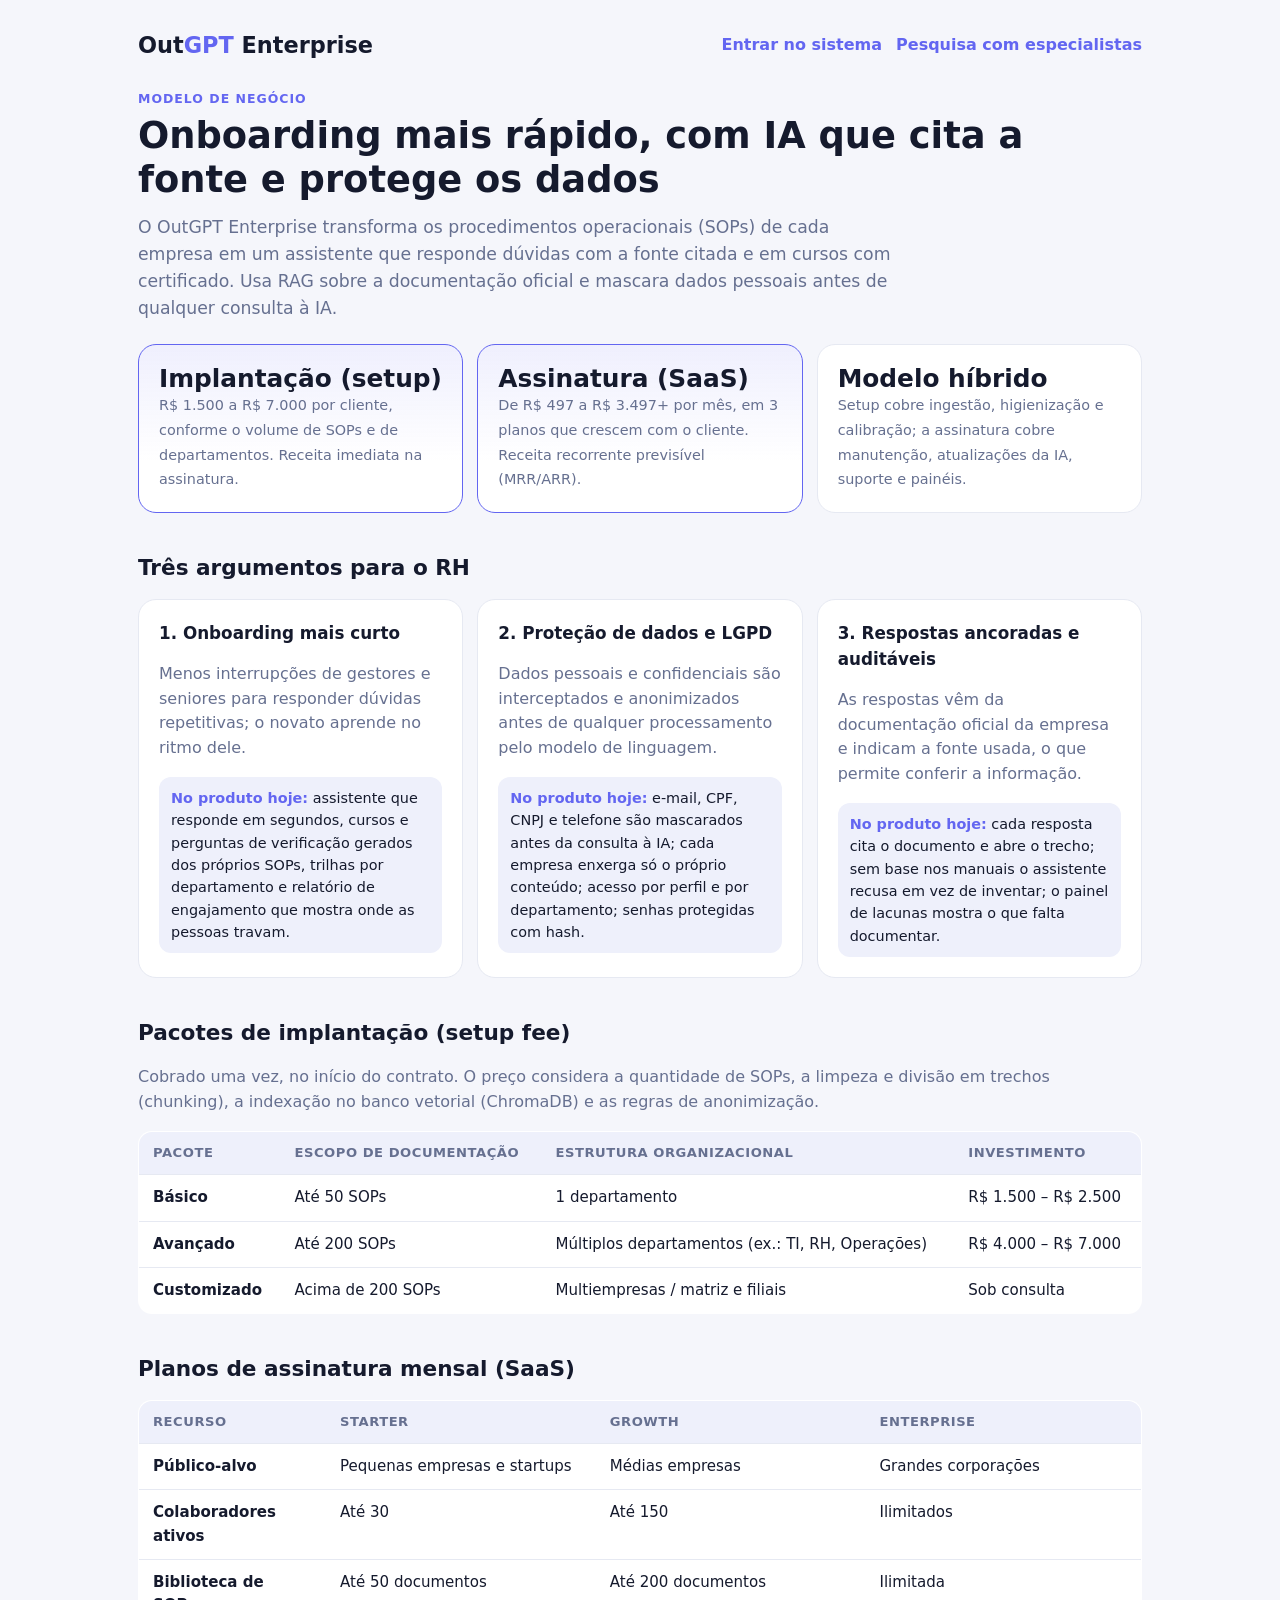
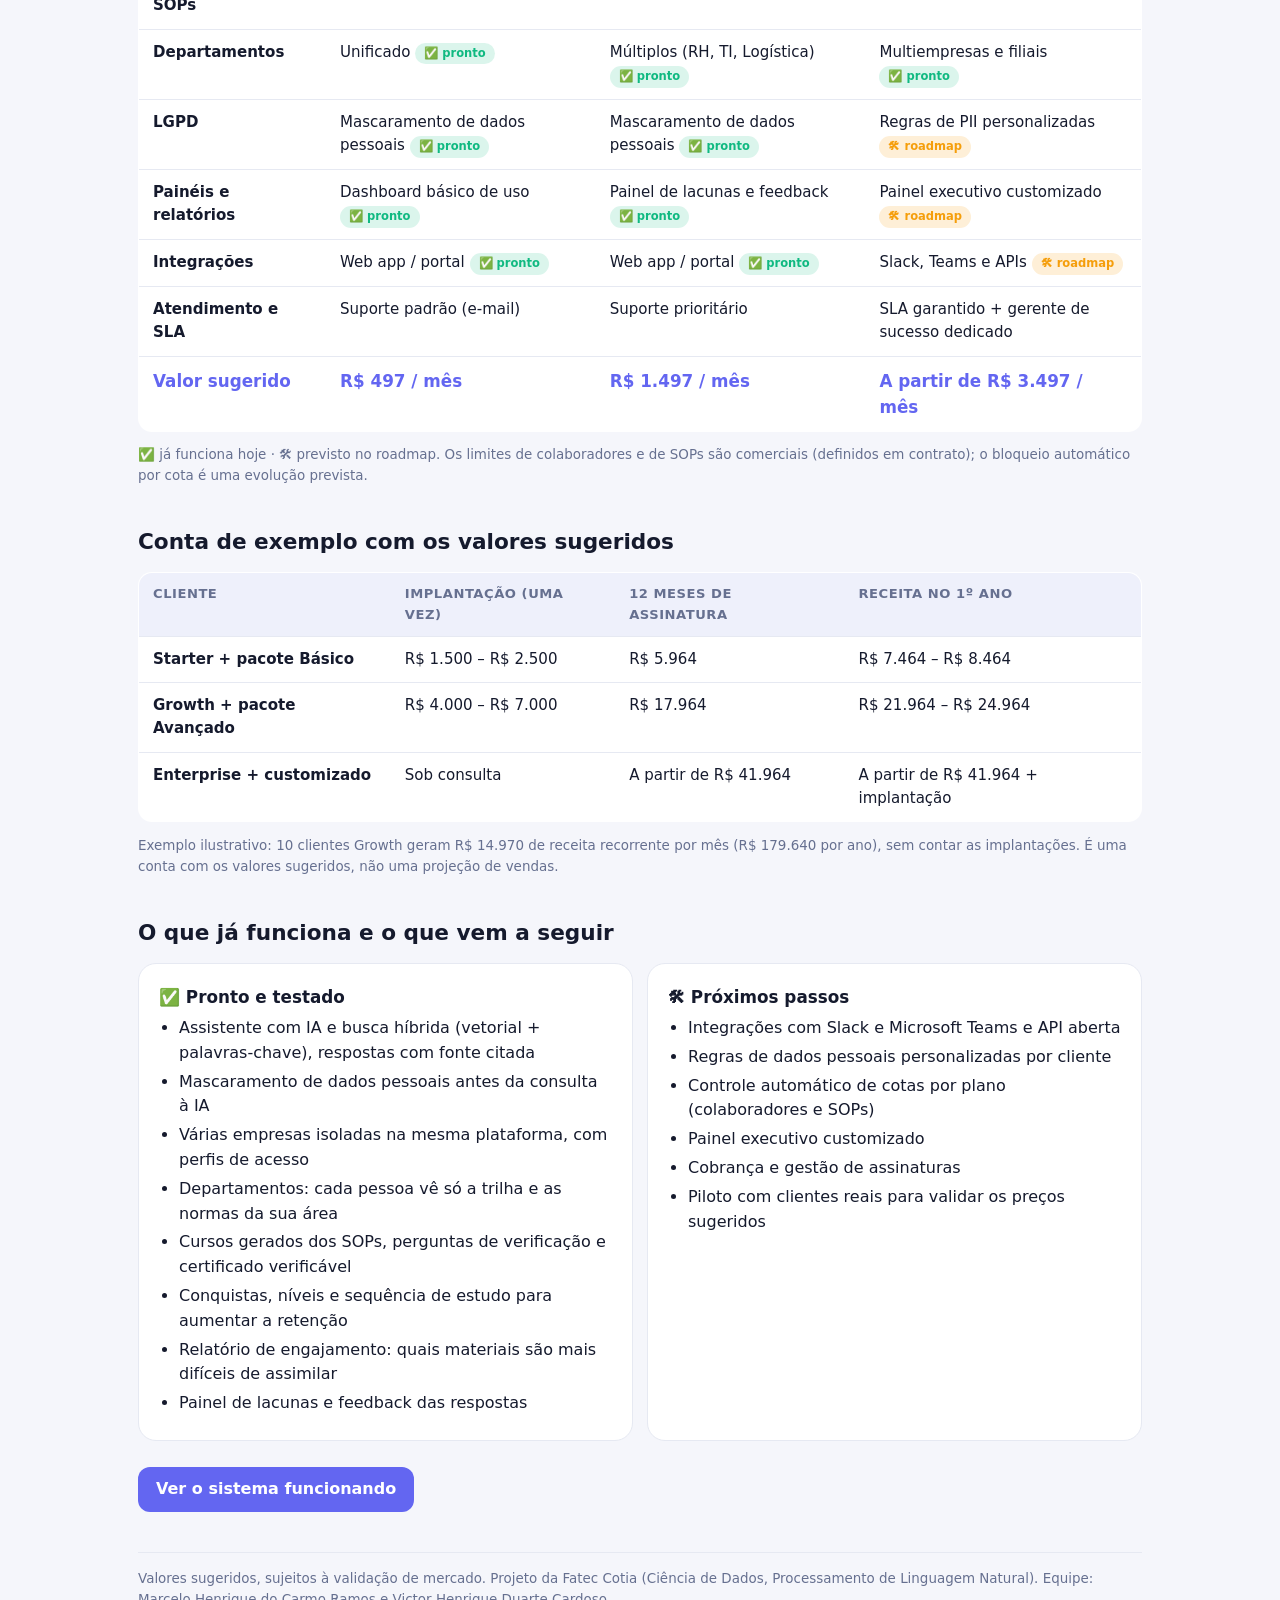
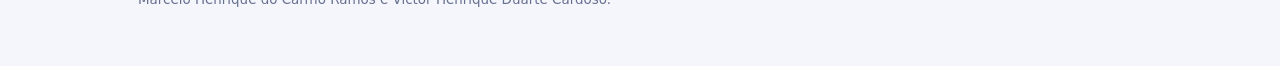
<file: docs/negocio.html>
<!DOCTYPE html>
<html lang="pt-BR">
<head>
  <meta charset="UTF-8">
  <meta name="viewport" content="width=device-width, initial-scale=1">
  <title>OutGPT Enterprise - Modelo de negócio</title>
  <style>
    :root{--bg:#f5f6fb;--card:#fff;--text:#151a2d;--muted:#667090;--line:#e6e9f2;--soft:#eef0fb;--primary:#6366f1;--primary-d:#4f46e5;--ok:#10b981;--warn:#f59e0b}
    @media(prefers-color-scheme:dark){:root{--bg:#0b0e1a;--card:#141929;--text:#eaedf8;--muted:#8e97b5;--line:#242b44;--soft:#1b2140}}
    *{box-sizing:border-box}
    body{margin:0;font-family:Inter,system-ui,"Segoe UI",sans-serif;background:var(--bg);color:var(--text);line-height:1.55}
    .wrap{max-width:1040px;margin:0 auto;padding:28px 18px 56px}
    header{display:flex;justify-content:space-between;align-items:center;gap:12px;flex-wrap:wrap;margin-bottom:26px}
    .logo{font-weight:800;font-size:1.4rem} .logo span{color:var(--primary)}
    nav a{margin-left:14px;color:var(--primary);font-weight:600;text-decoration:none} nav a:hover{text-decoration:underline}
    .eyebrow{color:var(--primary);font-weight:800;letter-spacing:.08em;text-transform:uppercase;font-size:.78rem;margin:0 0 6px}
    h1{font-size:clamp(1.6rem,3.4vw,2.3rem);line-height:1.2;margin:0 0 12px}
    h2{font-size:1.35rem;margin:38px 0 14px} h3{margin:0 0 6px;font-size:1.05rem}
    .lead{font-size:1.08rem;color:var(--muted);max-width:760px;margin:0 0 22px}
    .muted{color:var(--muted)} .small{font-size:.84rem}
    .grid{display:grid;gap:14px;grid-template-columns:repeat(auto-fit,minmax(240px,1fr))}
    .card{background:var(--card);border:1px solid var(--line);border-radius:18px;padding:20px}
    .kpi b{display:block;font-size:1.55rem;line-height:1.15} .kpi span{color:var(--muted);font-size:.9rem}
    .kpi.dest{border-color:var(--primary);background:linear-gradient(180deg,rgba(99,102,241,.10),transparent 70%),var(--card)}
    .hoje{margin:10px 0 0;padding:10px 12px;border-radius:12px;background:var(--soft);font-size:.9rem}
    .hoje b{color:var(--primary)}
    table{width:100%;border-collapse:collapse;background:var(--card);border:1px solid var(--line);border-radius:14px;overflow:hidden;font-size:.94rem}
    th,td{text-align:left;padding:11px 14px;border-bottom:1px solid var(--line);vertical-align:top} th{background:var(--soft);font-size:.82rem;text-transform:uppercase;letter-spacing:.04em;color:var(--muted)}
    tr:last-child td{border-bottom:0} td:first-child{font-weight:600}
    .preco td{font-weight:800;font-size:1.05rem;color:var(--primary)}
    .tag{display:inline-block;padding:2px 9px;border-radius:99px;font-size:.72rem;font-weight:700;white-space:nowrap}
    .tag.ok{background:rgba(16,185,129,.15);color:var(--ok)} .tag.rm{background:rgba(245,158,11,.16);color:var(--warn)}
    .wrap-tab{overflow-x:auto}
    ul.lista{margin:0;padding-left:20px} ul.lista li{margin:4px 0}
    .duas{display:grid;gap:14px;grid-template-columns:1fr 1fr} @media(max-width:760px){.duas{grid-template-columns:1fr}}
    footer{margin-top:40px;color:var(--muted);font-size:.84rem;border-top:1px solid var(--line);padding-top:16px}
    a.btn{display:inline-block;background:var(--primary);color:#fff;font-weight:700;text-decoration:none;border-radius:12px;padding:10px 18px}
    @media print{body{background:#fff;color:#000}nav{display:none}.card,table{break-inside:avoid;box-shadow:none}}
  </style>
</head>
<body>
<div class="wrap">
  <header>
    <div class="logo">Out<span>GPT</span> Enterprise</div>
    <nav><a href="/">Entrar no sistema</a><a href="pesquisa.html">Pesquisa com especialistas</a></nav>
  </header>

  <p class="eyebrow">Modelo de negócio</p>
  <h1>Onboarding mais rápido, com IA que cita a fonte e protege os dados</h1>
  <p class="lead">O OutGPT Enterprise transforma os procedimentos operacionais (SOPs) de cada empresa em um assistente que responde dúvidas com a fonte citada e em cursos com certificado. Usa RAG sobre a documentação oficial e mascara dados pessoais antes de qualquer consulta à IA.</p>

  <div class="grid">
    <div class="card kpi dest"><b>Implantação (setup)</b><span>R$ 1.500 a R$ 7.000 por cliente, conforme o volume de SOPs e de departamentos. Receita imediata na assinatura.</span></div>
    <div class="card kpi dest"><b>Assinatura (SaaS)</b><span>De R$ 497 a R$ 3.497+ por mês, em 3 planos que crescem com o cliente. Receita recorrente previsível (MRR/ARR).</span></div>
    <div class="card kpi"><b>Modelo híbrido</b><span>Setup cobre ingestão, higienização e calibração; a assinatura cobre manutenção, atualizações da IA, suporte e painéis.</span></div>
  </div>

  <h2>Três argumentos para o RH</h2>
  <div class="grid">
    <div class="card"><h3>1. Onboarding mais curto</h3>
      <p class="muted">Menos interrupções de gestores e seniores para responder dúvidas repetitivas; o novato aprende no ritmo dele.</p>
      <p class="hoje"><b>No produto hoje:</b> assistente que responde em segundos, cursos e perguntas de verificação gerados dos próprios SOPs, trilhas por departamento e relatório de engajamento que mostra onde as pessoas travam.</p></div>
    <div class="card"><h3>2. Proteção de dados e LGPD</h3>
      <p class="muted">Dados pessoais e confidenciais são interceptados e anonimizados antes de qualquer processamento pelo modelo de linguagem.</p>
      <p class="hoje"><b>No produto hoje:</b> e-mail, CPF, CNPJ e telefone são mascarados antes da consulta à IA; cada empresa enxerga só o próprio conteúdo; acesso por perfil e por departamento; senhas protegidas com hash.</p></div>
    <div class="card"><h3>3. Respostas ancoradas e auditáveis</h3>
      <p class="muted">As respostas vêm da documentação oficial da empresa e indicam a fonte usada, o que permite conferir a informação.</p>
      <p class="hoje"><b>No produto hoje:</b> cada resposta cita o documento e abre o trecho; sem base nos manuais o assistente recusa em vez de inventar; o painel de lacunas mostra o que falta documentar.</p></div>
  </div>

  <h2>Pacotes de implantação (setup fee)</h2>
  <p class="muted">Cobrado uma vez, no início do contrato. O preço considera a quantidade de SOPs, a limpeza e divisão em trechos (chunking), a indexação no banco vetorial (ChromaDB) e as regras de anonimização.</p>
  <div class="wrap-tab"><table>
    <thead><tr><th>Pacote</th><th>Escopo de documentação</th><th>Estrutura organizacional</th><th>Investimento</th></tr></thead>
    <tbody>
      <tr><td>Básico</td><td>Até 50 SOPs</td><td>1 departamento</td><td>R$ 1.500 – R$ 2.500</td></tr>
      <tr><td>Avançado</td><td>Até 200 SOPs</td><td>Múltiplos departamentos (ex.: TI, RH, Operações)</td><td>R$ 4.000 – R$ 7.000</td></tr>
      <tr><td>Customizado</td><td>Acima de 200 SOPs</td><td>Multiempresas / matriz e filiais</td><td>Sob consulta</td></tr>
    </tbody></table></div>

  <h2>Planos de assinatura mensal (SaaS)</h2>
  <div class="wrap-tab"><table>
    <thead><tr><th>Recurso</th><th>Starter</th><th>Growth</th><th>Enterprise</th></tr></thead>
    <tbody>
      <tr><td>Público-alvo</td><td>Pequenas empresas e startups</td><td>Médias empresas</td><td>Grandes corporações</td></tr>
      <tr><td>Colaboradores ativos</td><td>Até 30</td><td>Até 150</td><td>Ilimitados</td></tr>
      <tr><td>Biblioteca de SOPs</td><td>Até 50 documentos</td><td>Até 200 documentos</td><td>Ilimitada</td></tr>
      <tr><td>Departamentos</td><td>Unificado <span class="tag ok">✅ pronto</span></td><td>Múltiplos (RH, TI, Logística) <span class="tag ok">✅ pronto</span></td><td>Multiempresas e filiais <span class="tag ok">✅ pronto</span></td></tr>
      <tr><td>LGPD</td><td>Mascaramento de dados pessoais <span class="tag ok">✅ pronto</span></td><td>Mascaramento de dados pessoais <span class="tag ok">✅ pronto</span></td><td>Regras de PII personalizadas <span class="tag rm">🛠 roadmap</span></td></tr>
      <tr><td>Painéis e relatórios</td><td>Dashboard básico de uso <span class="tag ok">✅ pronto</span></td><td>Painel de lacunas e feedback <span class="tag ok">✅ pronto</span></td><td>Painel executivo customizado <span class="tag rm">🛠 roadmap</span></td></tr>
      <tr><td>Integrações</td><td>Web app / portal <span class="tag ok">✅ pronto</span></td><td>Web app / portal <span class="tag ok">✅ pronto</span></td><td>Slack, Teams e APIs <span class="tag rm">🛠 roadmap</span></td></tr>
      <tr><td>Atendimento e SLA</td><td>Suporte padrão (e-mail)</td><td>Suporte prioritário</td><td>SLA garantido + gerente de sucesso dedicado</td></tr>
      <tr class="preco"><td>Valor sugerido</td><td>R$ 497 / mês</td><td>R$ 1.497 / mês</td><td>A partir de R$ 3.497 / mês</td></tr>
    </tbody></table></div>
  <p class="muted small">✅ já funciona hoje · 🛠 previsto no roadmap. Os limites de colaboradores e de SOPs são comerciais (definidos em contrato); o bloqueio automático por cota é uma evolução prevista.</p>

  <h2>Conta de exemplo com os valores sugeridos</h2>
  <div class="wrap-tab"><table>
    <thead><tr><th>Cliente</th><th>Implantação (uma vez)</th><th>12 meses de assinatura</th><th>Receita no 1º ano</th></tr></thead>
    <tbody>
      <tr><td>Starter + pacote Básico</td><td>R$ 1.500 – R$ 2.500</td><td>R$ 5.964</td><td>R$ 7.464 – R$ 8.464</td></tr>
      <tr><td>Growth + pacote Avançado</td><td>R$ 4.000 – R$ 7.000</td><td>R$ 17.964</td><td>R$ 21.964 – R$ 24.964</td></tr>
      <tr><td>Enterprise + customizado</td><td>Sob consulta</td><td>A partir de R$ 41.964</td><td>A partir de R$ 41.964 + implantação</td></tr>
    </tbody></table></div>
  <p class="muted small">Exemplo ilustrativo: 10 clientes Growth geram R$ 14.970 de receita recorrente por mês (R$ 179.640 por ano), sem contar as implantações. É uma conta com os valores sugeridos, não uma projeção de vendas.</p>

  <h2>O que já funciona e o que vem a seguir</h2>
  <div class="duas">
    <div class="card"><h3>✅ Pronto e testado</h3><ul class="lista">
      <li>Assistente com IA e busca híbrida (vetorial + palavras-chave), respostas com fonte citada</li>
      <li>Mascaramento de dados pessoais antes da consulta à IA</li>
      <li>Várias empresas isoladas na mesma plataforma, com perfis de acesso</li>
      <li>Departamentos: cada pessoa vê só a trilha e as normas da sua área</li>
      <li>Cursos gerados dos SOPs, perguntas de verificação e certificado verificável</li>
      <li>Conquistas, níveis e sequência de estudo para aumentar a retenção</li>
      <li>Relatório de engajamento: quais materiais são mais difíceis de assimilar</li>
      <li>Painel de lacunas e feedback das respostas</li></ul></div>
    <div class="card"><h3>🛠 Próximos passos</h3><ul class="lista">
      <li>Integrações com Slack e Microsoft Teams e API aberta</li>
      <li>Regras de dados pessoais personalizadas por cliente</li>
      <li>Controle automático de cotas por plano (colaboradores e SOPs)</li>
      <li>Painel executivo customizado</li>
      <li>Cobrança e gestão de assinaturas</li>
      <li>Piloto com clientes reais para validar os preços sugeridos</li></ul></div>
  </div>

  <p style="margin-top:26px"><a class="btn" href="/">Ver o sistema funcionando</a></p>
  <footer>Valores sugeridos, sujeitos à validação de mercado. Projeto da Fatec Cotia (Ciência de Dados, Processamento de Linguagem Natural). Equipe: Marcelo Henrique do Carmo Ramos e Victor Henrique Duarte Cardoso.</footer>
</div>
</body>
</html>
</file>
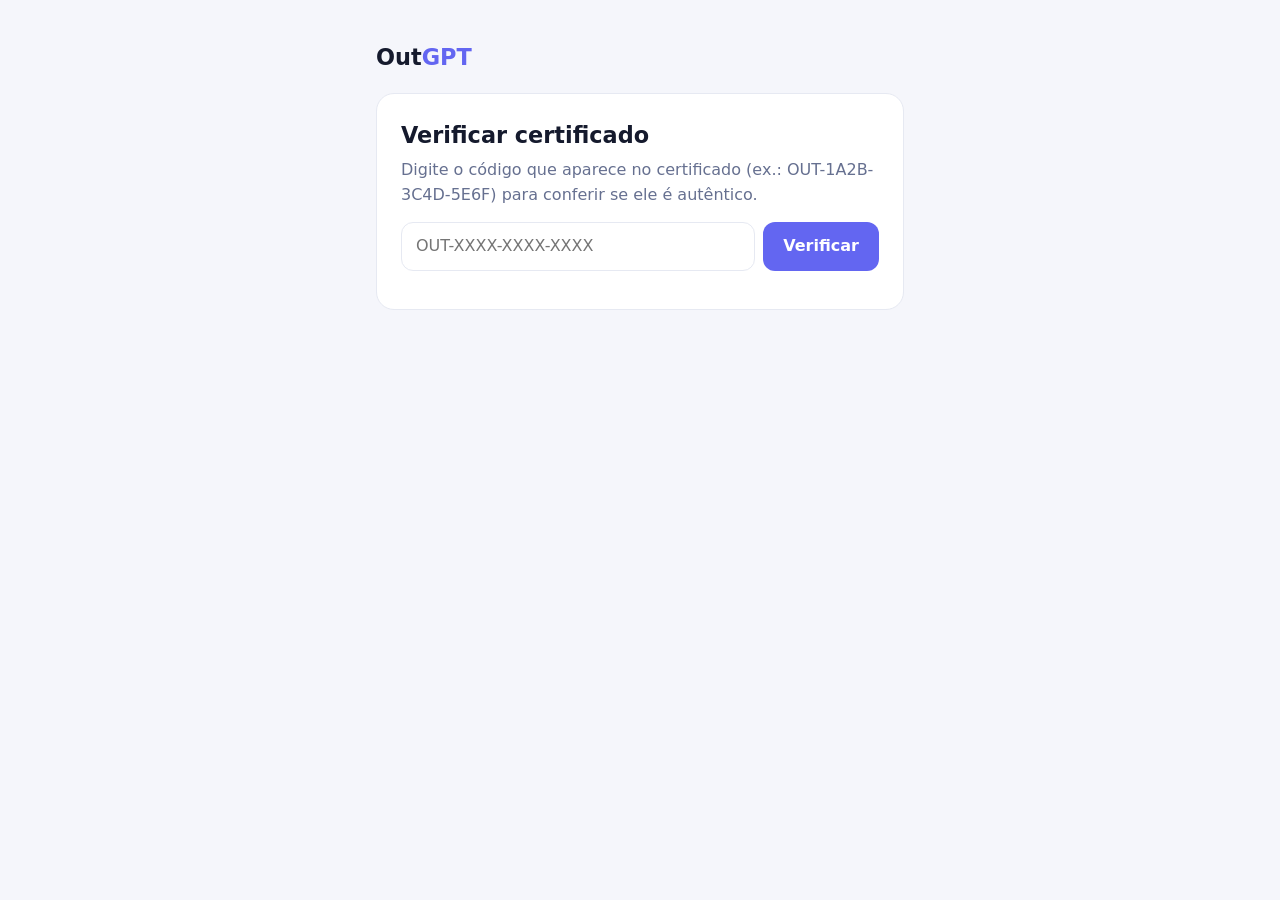
<file: docs/verificar.html>
<!DOCTYPE html>
<html lang="pt-BR">
<head>
  <meta charset="UTF-8">
  <meta name="viewport" content="width=device-width, initial-scale=1">
  <title>OutGPT - Verificar certificado</title>
  <style>
    :root{--bg:#f5f6fb;--card:#fff;--text:#151a2d;--muted:#667090;--line:#e6e9f2;--primary:#6366f1;--ok:#10b981;--bad:#ef4444}
    @media(prefers-color-scheme:dark){:root{--bg:#0b0e1a;--card:#141929;--text:#eaedf8;--muted:#8e97b5;--line:#242b44}}
    *{box-sizing:border-box}
    body{margin:0;font-family:Inter,system-ui,"Segoe UI",sans-serif;background:var(--bg);color:var(--text);line-height:1.55}
    .wrap{max-width:560px;margin:0 auto;padding:40px 16px}
    .logo{font-weight:800;font-size:1.4rem;margin-bottom:18px} .logo span{color:var(--primary)}
    .card{background:var(--card);border:1px solid var(--line);border-radius:18px;padding:24px}
    h1{font-size:1.4rem;margin:0 0 6px} p{margin:0 0 12px} .muted{color:var(--muted)}
    form{display:flex;gap:8px;margin:14px 0} input{flex:1;font:inherit;color:var(--text);background:var(--card);border:1px solid var(--line);border-radius:12px;padding:11px 14px;text-transform:uppercase}
    button{font:inherit;font-weight:700;background:var(--primary);color:#fff;border:0;border-radius:12px;padding:11px 20px;cursor:pointer}
    .res{margin-top:16px;border-radius:14px;padding:16px} .res.ok{background:rgba(16,185,129,.12);border:1px solid var(--ok)} .res.bad{background:rgba(239,68,68,.1);border:1px solid var(--bad)}
    .res h2{margin:0 0 8px;font-size:1.05rem} dl{margin:0;display:grid;grid-template-columns:auto 1fr;gap:4px 14px} dt{color:var(--muted)} dd{margin:0;font-weight:600}
    a{color:var(--primary)}
  </style>
</head>
<body>
<div class="wrap">
  <div class="logo">Out<span>GPT</span></div>
  <div class="card">
    <h1>Verificar certificado</h1>
    <p class="muted">Digite o código que aparece no certificado (ex.: OUT-1A2B-3C4D-5E6F) para conferir se ele é autêntico.</p>
    <form id="f"><input id="codigo" placeholder="OUT-XXXX-XXXX-XXXX" maxlength="40" autocomplete="off" required><button>Verificar</button></form>
    <div id="res" role="status"></div>
  </div>
</div>
<script>
const $ = s => document.querySelector(s);
const esc = s => String(s ?? "").replace(/[&<>"']/g, c => ({ "&": "&amp;", "<": "&lt;", ">": "&gt;", '"': "&quot;", "'": "&#39;" }[c]));
async function verificar(codigo) {
  codigo = codigo.trim().toUpperCase();
  if (!/^[A-Z0-9-]{6,40}$/.test(codigo)) { $("#res").innerHTML = `<div class="res bad"><h2>Código inválido</h2><p class="muted">Use apenas letras, números e hífens.</p></div>`; return; }
  try {
    const r = await fetch("/api/verificar/" + encodeURIComponent(codigo));
    const d = await r.json();
    if (!r.ok) { $("#res").innerHTML = `<div class="res bad"><h2>❌ Certificado não encontrado</h2><p class="muted">${esc(d.mensagem || "Confira o código digitado.")}</p></div>`; return; }
    const data = new Date(d.emitido_em.replace(" ", "T")).toLocaleDateString("pt-BR", { day: "2-digit", month: "long", year: "numeric" });
    $("#res").innerHTML = `<div class="res ok"><h2>✅ Certificado autêntico</h2><dl><dt>Nome</dt><dd>${esc(d.nome)}</dd><dt>Curso</dt><dd>${esc(d.curso_titulo)}</dd>${d.empresa_nome ? `<dt>Empresa</dt><dd>${esc(d.empresa_nome)}</dd>` : ""}<dt>Lições</dt><dd>${d.licoes}</dd><dt>Emitido em</dt><dd>${esc(data)}</dd></dl></div>`;
  } catch { $("#res").innerHTML = `<div class="res bad"><h2>Não foi possível verificar</h2><p class="muted">Sem conexão com o servidor.</p></div>`; }
}
$("#f").onsubmit = e => { e.preventDefault(); verificar($("#codigo").value); };
const inicial = new URLSearchParams(location.search).get("codigo");
if (inicial) { $("#codigo").value = inicial; verificar(inicial); }
</script>
</body>
</html>
</file>
